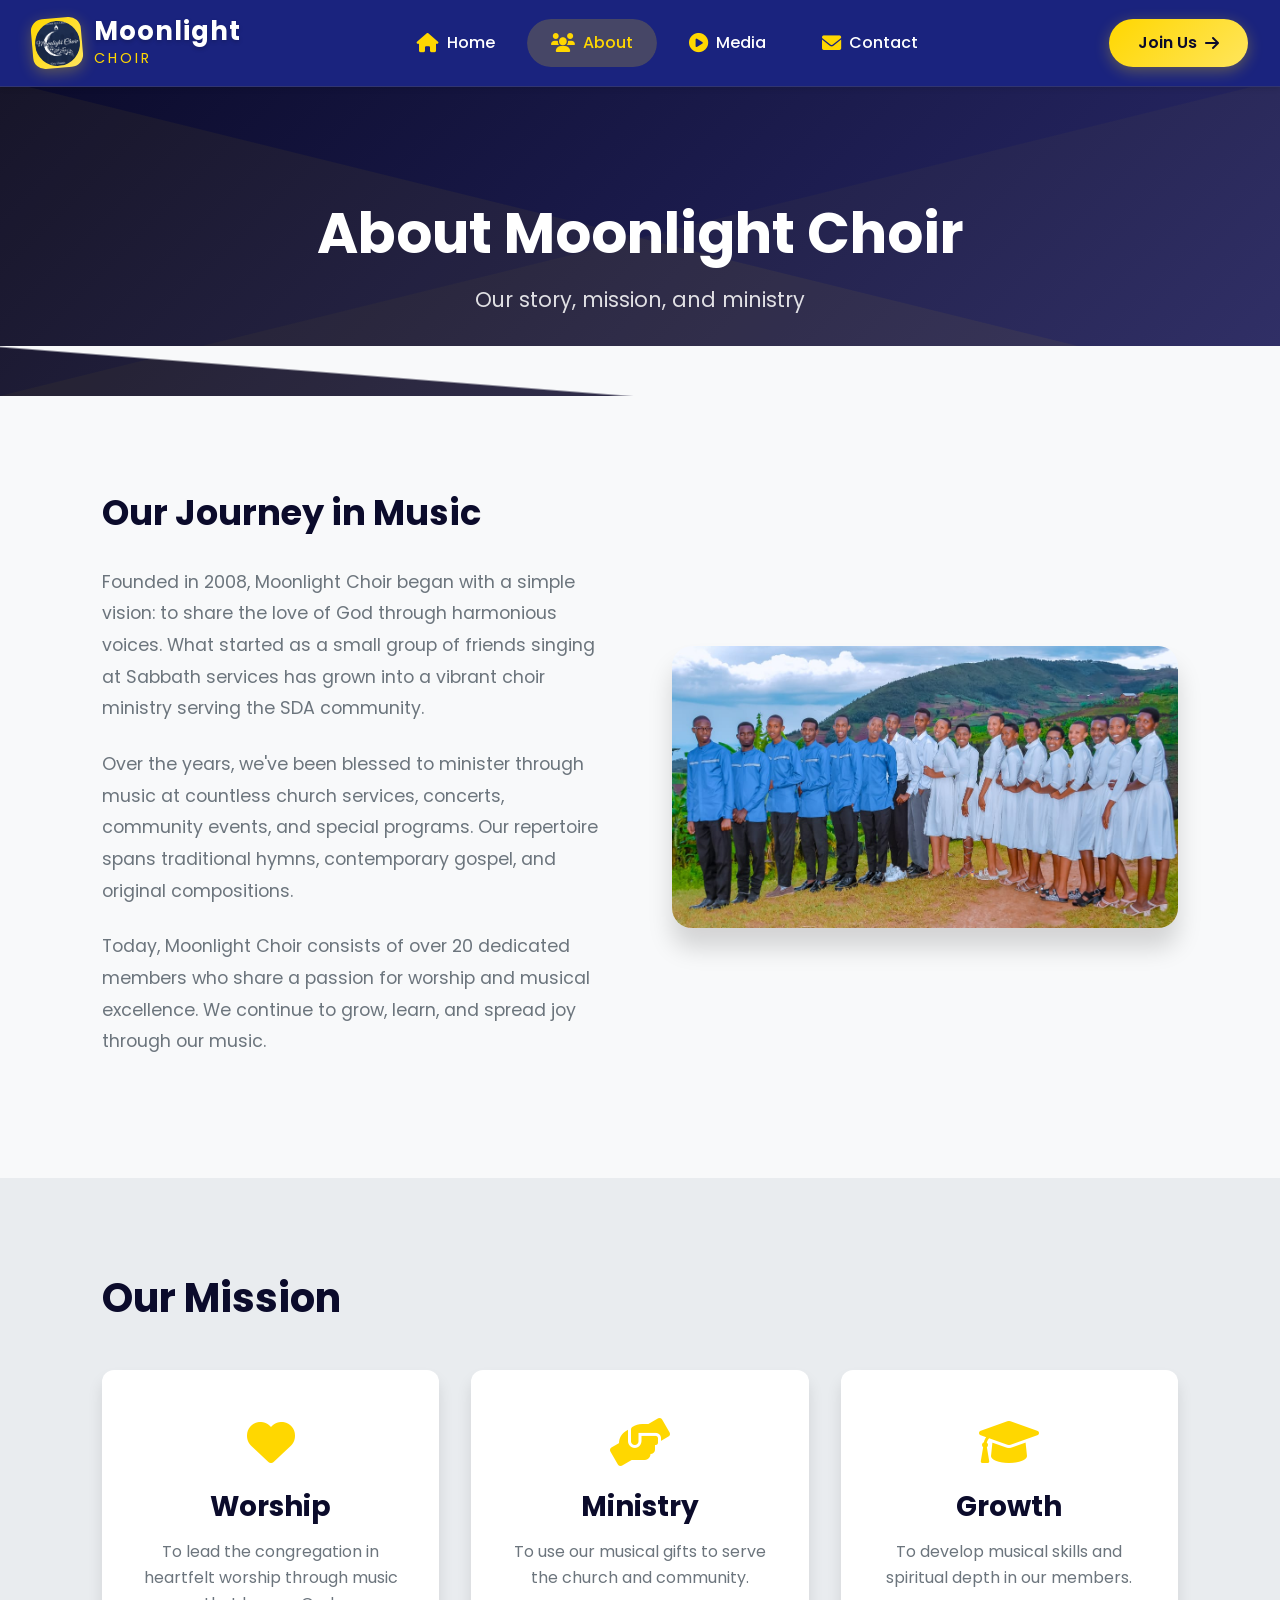
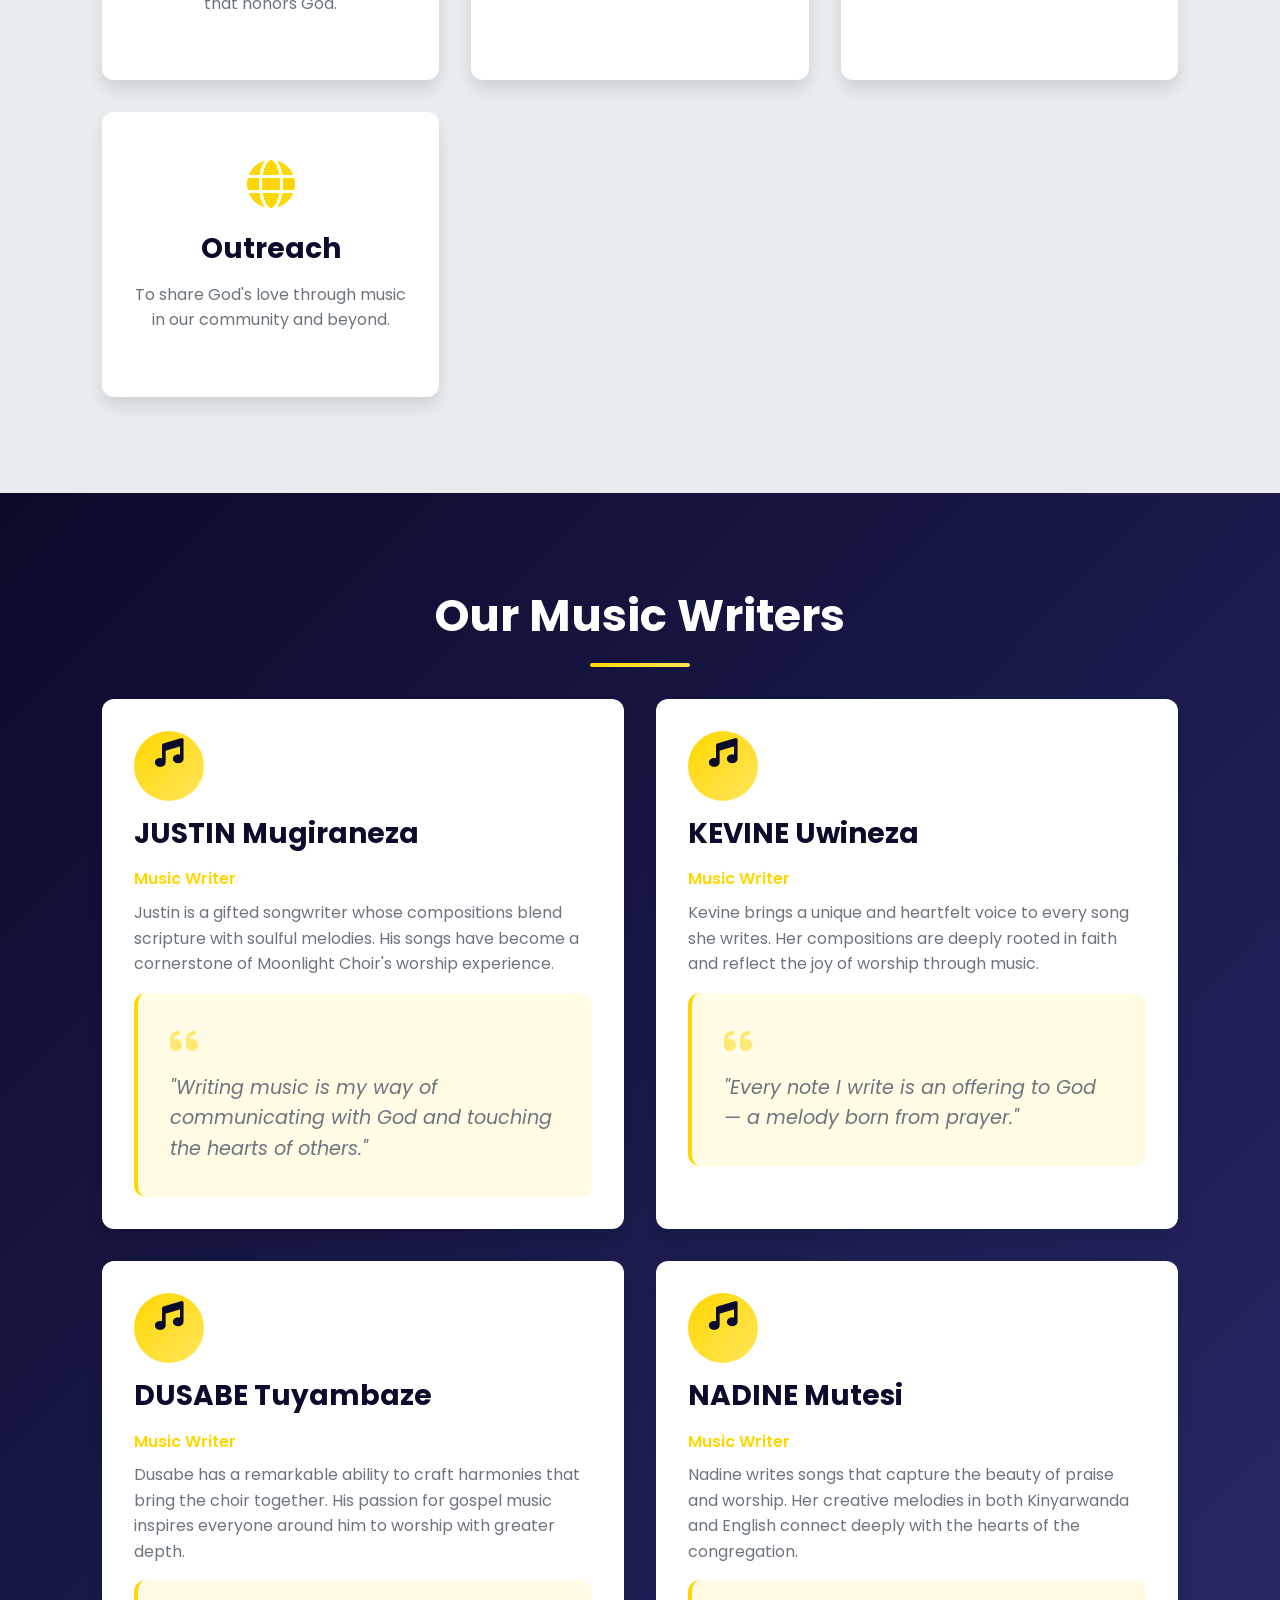
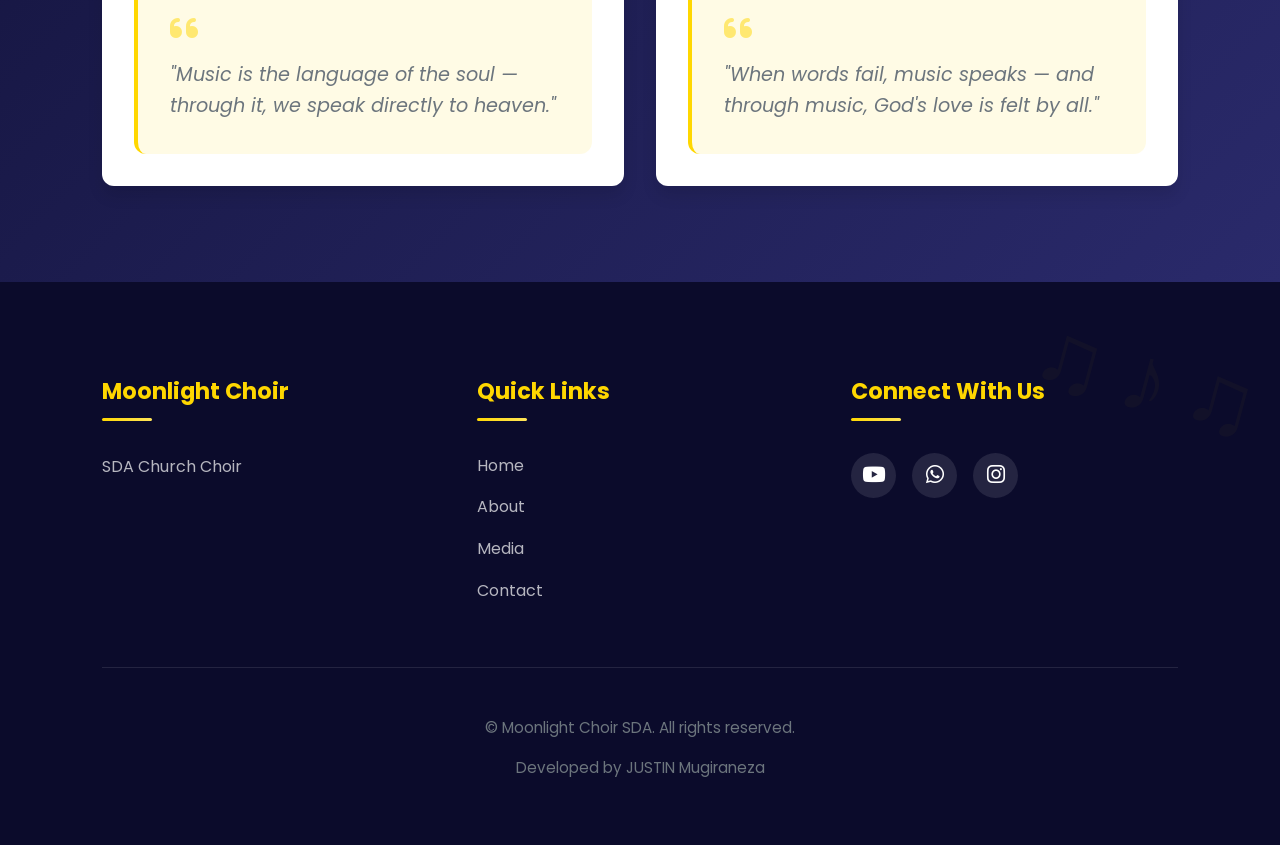
<file: about.html>
<!DOCTYPE html><html lang="en"><head><meta charset="UTF-8"><meta name="viewport" content="width=device-width, initial-scale=1.0"><title>About Us - Moonlight Choir SDA</title><link rel="icon" type="image/png" href="moonlight.png"><link rel="stylesheet" href="style.css"><link rel="stylesheet" href="https://cdnjs.cloudflare.com/ajax/libs/font-awesome/6.0.0/css/all.min.css"></head><body><nav class="navbar"><div class="nav-container"><a href="index.html" class="nav-logo"><div class="logo-icon"><img src="moonlight.png" alt="Moonlight Choir Logo" style="width:45px; height:45px; border-radius:50%; object-fit:cover;"></div><div class="logo-text"><span class="logo-main">Moonlight</span><span class="logo-sub">Choir</span></div></a><ul class="nav-menu"><li class="nav-item"><a href="index.html" class="nav-link"><i class="fas fa-home"></i><span>Home</span></a></li><li class="nav-item"><a href="about.html" class="nav-link"><i class="fas fa-users"></i><span>About</span></a></li><li class="nav-item"><a href="media.html" class="nav-link"><i class="fas fa-play-circle"></i><span>Media</span></a></li><li class="nav-item"><a href="contact.html" class="nav-link"><i class="fas fa-envelope"></i><span>Contact</span></a></li></ul><div class="nav-cta"><a href="contact.html" class="cta-button"><span>Join Us</span><i class="fas fa-arrow-right"></i></a></div><div class="hamburger"><span class="bar"></span><span class="bar"></span><span class="bar"></span></div></div></nav><section class="page-header"><div class="container"><h1>About Moonlight Choir</h1><p>Our story, mission, and ministry</p></div></section><section class="our-story"><div class="container"><div class="story-grid"><div class="story-content"><h2>Our Journey in Music</h2><p>Founded in 2008, Moonlight Choir began with a simple vision: to share the love of God through harmonious voices. What started as a small group of friends singing at Sabbath services has grown into a vibrant choir ministry serving the SDA community.</p><p>Over the years, we've been blessed to minister through music at countless church services, concerts, community events, and special programs. Our repertoire spans traditional hymns, contemporary gospel, and original compositions.</p><p>Today, Moonlight Choir consists of over 20 dedicated members who share a passion for worship and musical excellence. We continue to grow, learn, and spread joy through our music.</p></div><div class="story-image"><img src="img2.JPEG" alt="Moonlight Choir Group Photo"></div></div></div></section><section class="our-mission"><div class="container"><h2>Our Mission</h2><div class="mission-grid"><div class="mission-card"><i class="fas fa-heart"></i><h3>Worship</h3><p>To lead the congregation in heartfelt worship through music that honors God.</p></div><div class="mission-card"><i class="fas fa-hands-helping"></i><h3>Ministry</h3><p>To use our musical gifts to serve the church and community.</p></div><div class="mission-card"><i class="fas fa-graduation-cap"></i><h3>Growth</h3><p>To develop musical skills and spiritual depth in our members.</p></div><div class="mission-card"><i class="fas fa-globe"></i><h3>Outreach</h3><p>To share God's love through music in our community and beyond.</p></div></div></div></section><section class="music-director"><div class="container"><h2 class="section-title">Our Music Writers</h2><div class="grid grid-2" style="gap:2rem; margin-top:2rem;"><div class="info-box" style="text-align:left; padding:2rem;"><div style="width:70px; height:70px; background:var(--gradient-gold); border-radius:50%; display:flex; align-items:center; justify-content:center; margin-bottom:1rem;"><i class="fas fa-music" style="font-size:1.8rem; color:var(--primary-dark);"></i></div><h3>JUSTIN Mugiraneza</h3><p style="color:var(--accent-gold); font-weight:600; margin-bottom:0.5rem;">Music Writer</p><p>Justin is a gifted songwriter whose compositions blend scripture with soulful melodies. His songs have become a cornerstone of Moonlight Choir's worship experience.</p><div class="director-quote" style="margin-top:1rem;"><i class="fas fa-quote-left"></i><p>"Writing music is my way of communicating with God and touching the hearts of others."</p></div></div><div class="info-box" style="text-align:left; padding:2rem;"><div style="width:70px; height:70px; background:var(--gradient-gold); border-radius:50%; display:flex; align-items:center; justify-content:center; margin-bottom:1rem;"><i class="fas fa-music" style="font-size:1.8rem; color:var(--primary-dark);"></i></div><h3>KEVINE Uwineza</h3><p style="color:var(--accent-gold); font-weight:600; margin-bottom:0.5rem;">Music Writer</p><p>Kevine brings a unique and heartfelt voice to every song she writes. Her compositions are deeply rooted in faith and reflect the joy of worship through music.</p><div class="director-quote" style="margin-top:1rem;"><i class="fas fa-quote-left"></i><p>"Every note I write is an offering to God — a melody born from prayer."</p></div></div><div class="info-box" style="text-align:left; padding:2rem;"><div style="width:70px; height:70px; background:var(--gradient-gold); border-radius:50%; display:flex; align-items:center; justify-content:center; margin-bottom:1rem;"><i class="fas fa-music" style="font-size:1.8rem; color:var(--primary-dark);"></i></div><h3>DUSABE Tuyambaze</h3><p style="color:var(--accent-gold); font-weight:600; margin-bottom:0.5rem;">Music Writer</p><p>Dusabe has a remarkable ability to craft harmonies that bring the choir together. His passion for gospel music inspires everyone around him to worship with greater depth.</p><div class="director-quote" style="margin-top:1rem;"><i class="fas fa-quote-left"></i><p>"Music is the language of the soul — through it, we speak directly to heaven."</p></div></div><div class="info-box" style="text-align:left; padding:2rem;"><div style="width:70px; height:70px; background:var(--gradient-gold); border-radius:50%; display:flex; align-items:center; justify-content:center; margin-bottom:1rem;"><i class="fas fa-music" style="font-size:1.8rem; color:var(--primary-dark);"></i></div><h3>NADINE Mutesi</h3><p style="color:var(--accent-gold); font-weight:600; margin-bottom:0.5rem;">Music Writer</p><p>Nadine writes songs that capture the beauty of praise and worship. Her creative melodies in both Kinyarwanda and English connect deeply with the hearts of the congregation.</p><div class="director-quote" style="margin-top:1rem;"><i class="fas fa-quote-left"></i><p>"When words fail, music speaks — and through music, God's love is felt by all."</p></div></div></div></div></section><footer><div class="container"><div class="footer-content"><div class="footer-section"><h3>Moonlight Choir</h3><p>SDA Church Choir</p></div><div class="footer-section"><h3>Quick Links</h3><ul class="footer-links"><li><a href="index.html">Home</a></li><li><a href="about.html">About</a></li><li><a href="media.html">Media</a></li><li><a href="contact.html">Contact</a></li></ul></div><div class="footer-section"><h3>Connect With Us</h3><div class="social-links"><a href="https://www.youtube.com/@moonlightchoirofficial" target="_blank"><i class="fab fa-youtube"></i></a><a href="https://wa.me/250791242956" target="_blank"><i class="fab fa-whatsapp"></i></a><a href="https://www.instagram.com/moonlightchoir" target="_blank"><i class="fab fa-instagram"></i></a></div></div></div><div class="footer-bottom"><p>&copy; Moonlight Choir SDA. All rights reserved.</p><p>Developed by <a href="https://www.linkedin.com/in/mugiraneza-justin-0b2a6b1b1/" target="_blank">JUSTIN Mugiraneza</a></p></div></div></footer><script src="script.js"></script></body></html>
</file>
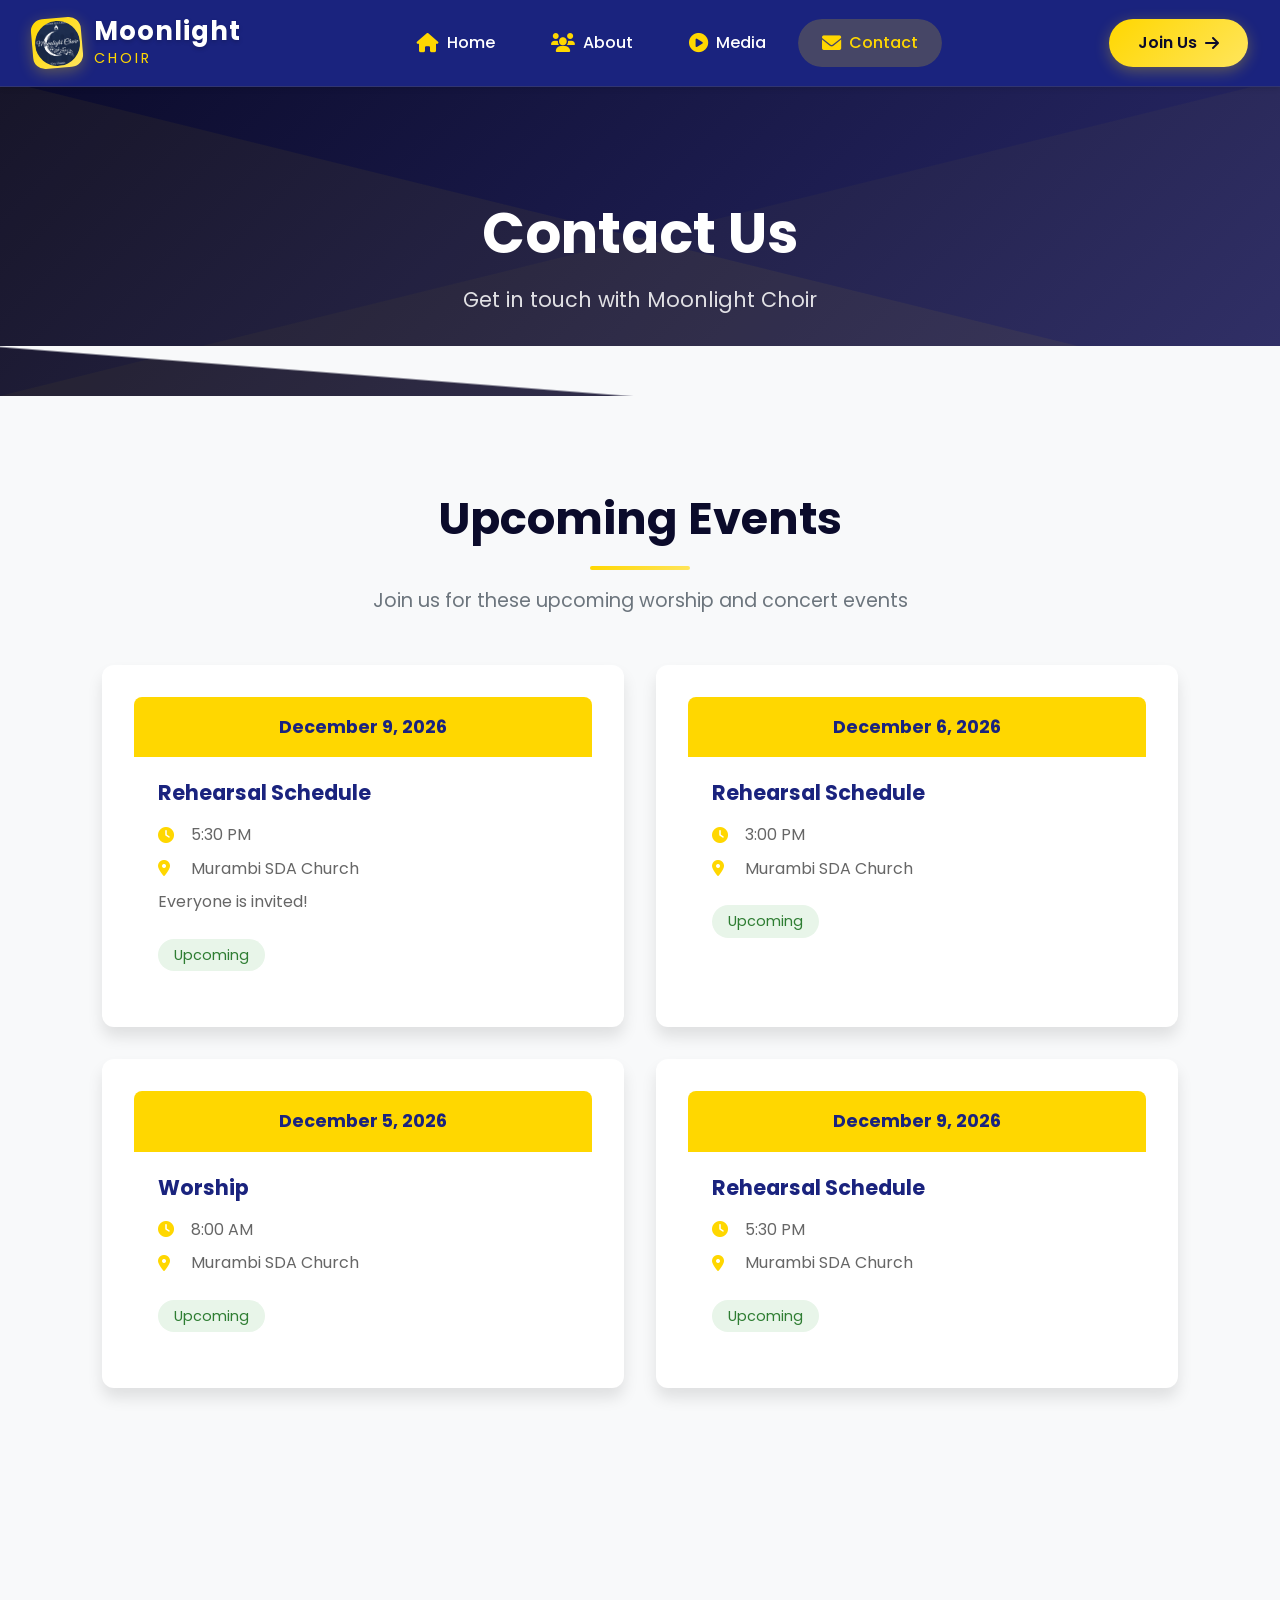
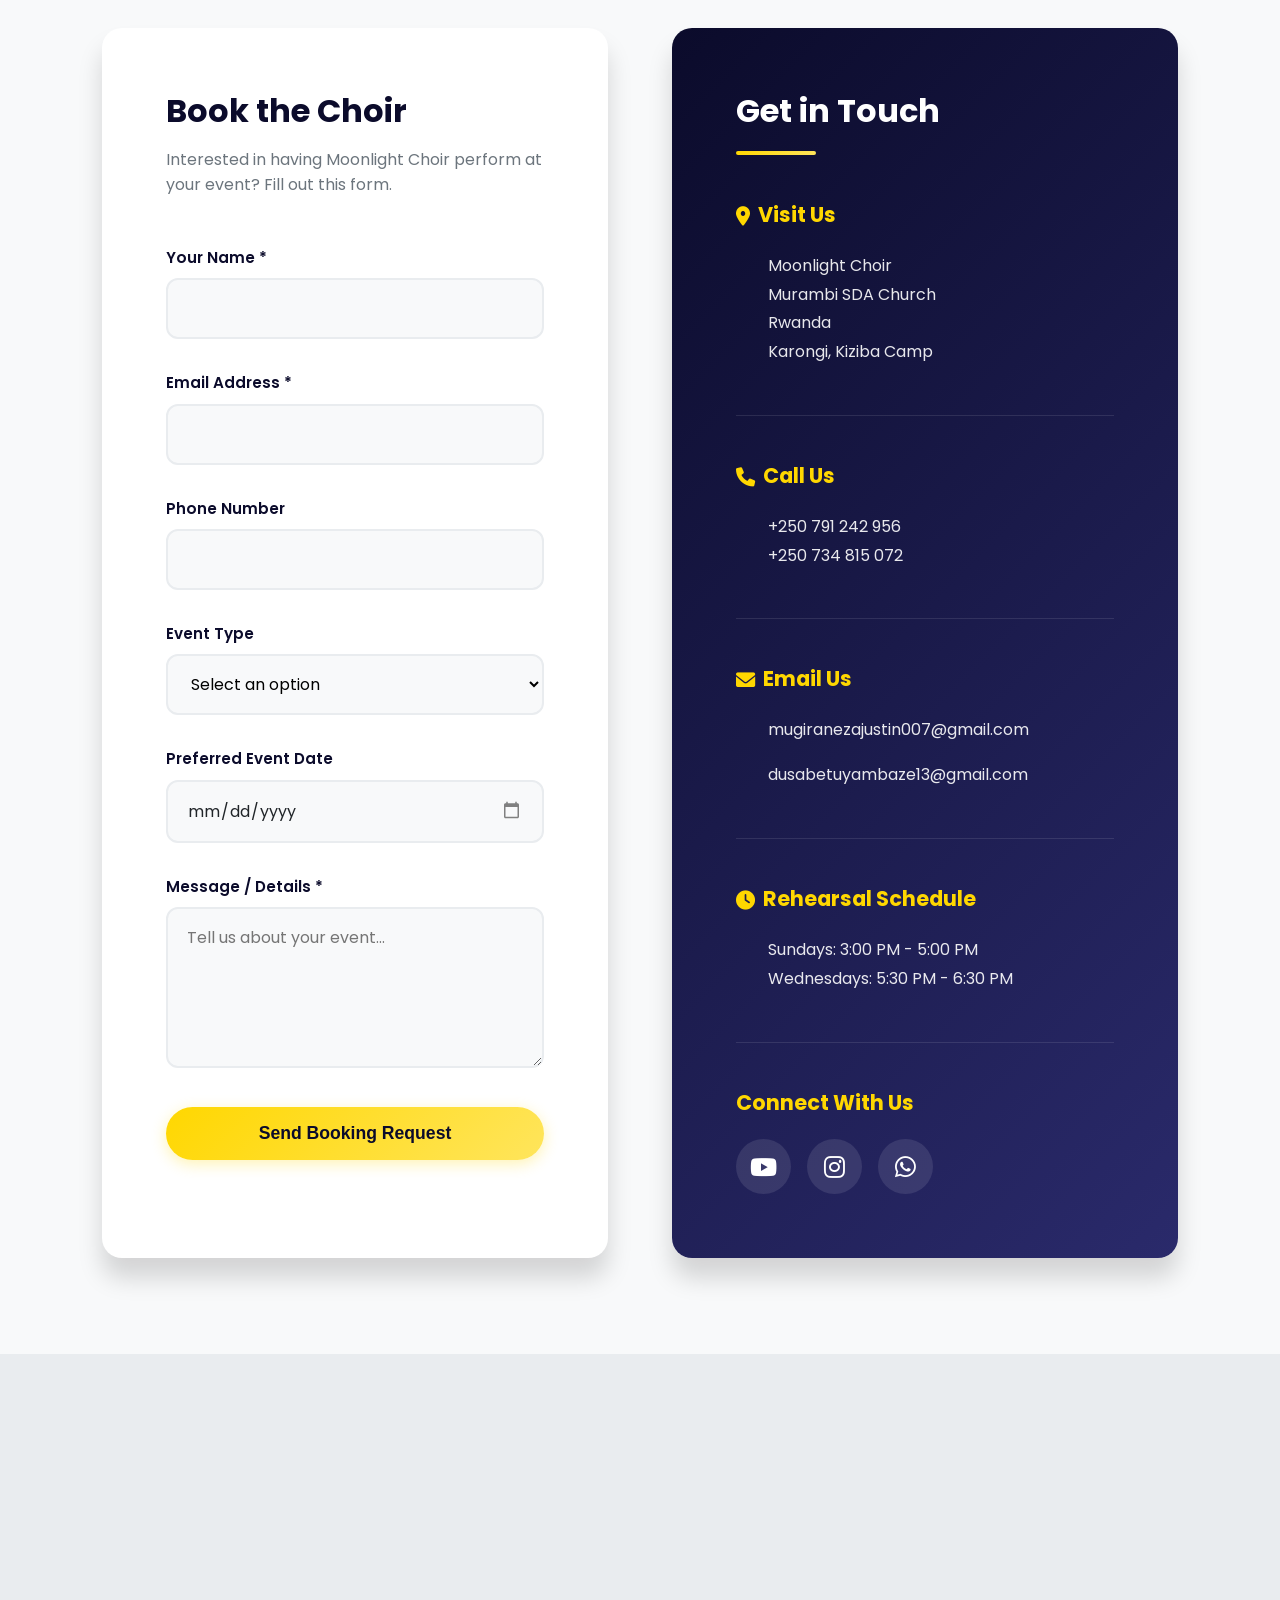
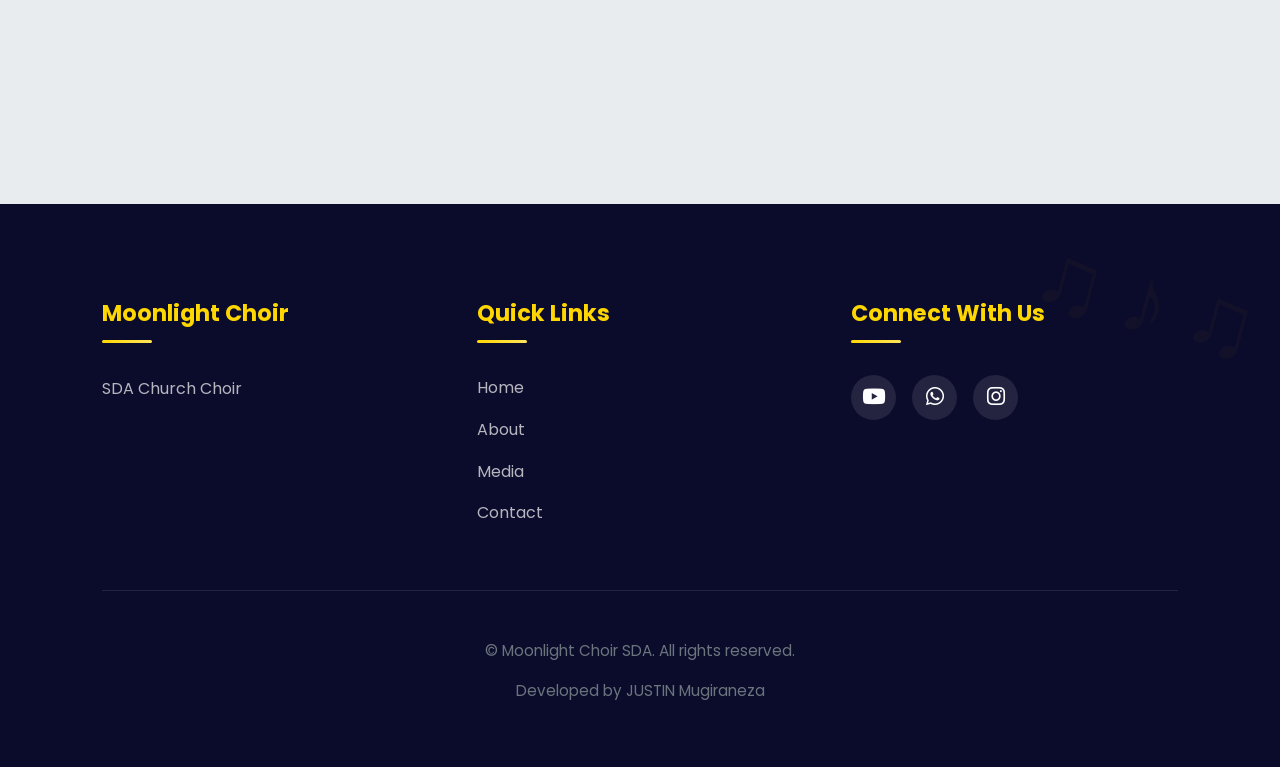
<file: contact.html>
<!DOCTYPE html><html lang="en"><head><meta charset="UTF-8"><meta name="viewport" content="width=device-width, initial-scale=1.0"><title>Contact Us - Moonlight Choir SDA</title><link rel="icon" type="image/png" href="moonlight.png"><link rel="stylesheet" href="style.css"><link rel="stylesheet" href="https://cdnjs.cloudflare.com/ajax/libs/font-awesome/6.0.0/css/all.min.css"></head><body><nav class="navbar"><div class="nav-container"><a href="index.html" class="nav-logo"><div class="logo-icon"><img src="moonlight.png" alt="Moonlight Choir Logo" style="width:45px; height:45px; border-radius:50%; object-fit:cover;"></div><div class="logo-text"><span class="logo-main">Moonlight</span><span class="logo-sub">Choir</span></div></a><ul class="nav-menu"><li class="nav-item"><a href="index.html" class="nav-link"><i class="fas fa-home"></i><span>Home</span></a></li><li class="nav-item"><a href="about.html" class="nav-link"><i class="fas fa-users"></i><span>About</span></a></li><li class="nav-item"><a href="media.html" class="nav-link"><i class="fas fa-play-circle"></i><span>Media</span></a></li><li class="nav-item"><a href="contact.html" class="nav-link"><i class="fas fa-envelope"></i><span>Contact</span></a></li></ul><div class="nav-cta"><a href="contact.html" class="cta-button"><span>Join Us</span><i class="fas fa-arrow-right"></i></a></div><div class="hamburger"><span class="bar"></span><span class="bar"></span><span class="bar"></span></div></div></nav><section class="page-header"><div class="container"><h1>Contact Us</h1><p>Get in touch with Moonlight Choir</p></div></section><section id="events" class="events-section"><div class="container"><h2 class="section-title">Upcoming Events</h2><p class="section-subtitle">Join us for these upcoming worship and concert events</p><div class="events-grid"><div class="event-card"><div class="event-date-badge" id="date-rehearsal-1">Loading...</div><div class="event-details"><h3>Rehearsal Schedule</h3><p><i class="fas fa-clock"></i> 5:30 PM</p><p><i class="fas fa-map-marker-alt"></i> Murambi SDA Church</p><p>Everyone is invited!</p><span class="event-status">Upcoming</span></div></div><div class="event-card"><div class="event-date-badge" id="date-rehearsal-2">Loading...</div><div class="event-details"><h3>Rehearsal Schedule</h3><p><i class="fas fa-clock"></i> 3:00 PM</p><p><i class="fas fa-map-marker-alt"></i> Murambi SDA Church</p><span class="event-status">Upcoming</span></div></div><div class="event-card"><div class="event-date-badge" id="date-worship">Loading...</div><div class="event-details"><h3>Worship</h3><p><i class="fas fa-clock"></i> 8:00 AM</p><p><i class="fas fa-map-marker-alt"></i> Murambi SDA Church</p><span class="event-status">Upcoming</span></div></div><div class="event-card"><div class="event-date-badge" id="date-rehearsal-3">Loading...</div><div class="event-details"><h3>Rehearsal Schedule</h3><p><i class="fas fa-clock"></i> 5:30 PM</p><p><i class="fas fa-map-marker-alt"></i> Murambi SDA Church</p><span class="event-status">Upcoming</span></div></div></div></div></section><section class="contact-section"><div class="container"><div class="contact-grid"><div class="contact-form-wrapper"><h2>Book the Choir</h2><p>Interested in having Moonlight Choir perform at your event? Fill out this form.</p><form id="contactForm" class="contact-form" action="https://formspree.io/f/xlgpdpeb" method="POST"><div class="form-group"><label for="name">Your Name *</label><input type="text" id="name" name="name" required></div><div class="form-group"><label for="email">Email Address *</label><input type="email" id="email" name="email" required></div><div class="form-group"><label for="phone">Phone Number</label><input type="tel" id="phone" name="phone"></div><div class="form-group"><label for="event-type">Event Type</label><select id="event-type" name="event-type"><option value="">Select an option</option><option value="church">Church Service</option><option value="concert">Concert</option><option value="wedding">Wedding</option><option value="special">Special Event</option><option value="other">Other</option></select></div><div class="form-group"><label for="event-date">Preferred Event Date</label><input type="date" id="event-date" name="event-date"></div><div class="form-group"><label for="message">Message / Details *</label><textarea id="message" name="message" rows="5" required placeholder="Tell us about your event..."></textarea></div><div id="error-msg" style="display:none; color:red; margin-bottom:10px; font-weight:bold; padding:10px; background:#ffe6e6; border-radius:8px;">⚠️ Please fill in all required fields!</div><div id="success-msg" style="display:none; color:green; margin-bottom:10px; font-weight:bold; padding:10px; background:#e6ffed; border-radius:8px;">✅ Thanks for your message! We will get back to you soon.</div><button type="submit" class="btn btn-full">Send Booking Request</button></form><script>const form=document.getElementById('contactForm');form.addEventListener('submit',async function(e){e.preventDefault();const name=document.getElementById('name').value.trim();const email=document.getElementById('email').value.trim();const message=document.getElementById('message').value.trim();const errorMsg=document.getElementById('error-msg');const successMsg=document.getElementById('success-msg');if(!name||!email||!message){errorMsg.style.display='block';successMsg.style.display='none';return;}errorMsg.style.display='none';const response=await fetch(form.action,{method:'POST',body:new FormData(form),headers:{'Accept':'application/json'}});if(response.ok){successMsg.style.display='block';form.reset();}});</script></div><div class="contact-info-wrapper"><h2>Get in Touch</h2><div class="info-card"><h3><i class="fas fa-map-marker-alt"></i> Visit Us</h3><p>Moonlight Choir<br>Murambi SDA Church<br>Rwanda<br>Karongi, Kiziba Camp</p></div><div class="info-card"><h3><i class="fas fa-phone"></i> Call Us</h3><p>+250 791 242 956<br>+250 734 815 072</p></div><div class="info-card"><h3><i class="fas fa-envelope"></i> Email Us</h3><p><a href="https://mail.google.com/mail/?view=cm&to=mugiranezajustin007@gmail.com" target="_blank">mugiranezajustin007@gmail.com</a></p><p><a href="https://mail.google.com/mail/?view=cm&to=dusabetuyambaze13@gmail.com" target="_blank">dusabetuyambaze13@gmail.com</a></p></div><div class="info-card"><h3><i class="fas fa-clock"></i> Rehearsal Schedule</h3><p>Sundays: 3:00 PM - 5:00 PM<br>Wednesdays: 5:30 PM - 6:30 PM</p></div><div class="social-connect"><h3>Connect With Us</h3><div class="social-links"><a href="https://youtu.be/qI8ffM8Tdsg?si=8POysoQo5Hi471JH" target="_blank" class="social-icon"><i class="fab fa-youtube"></i></a><a href="https://www.instagram.com/moonlightchoir" target="_blank" class="social-icon"><i class="fab fa-instagram"></i></a><a href="https://wa.me/250791242956" target="_blank" class="social-icon"><i class="fab fa-whatsapp"></i></a></div></div></div></div></div></section><section class="map-section"><div class="container"><div class="map-container"><iframe src="https://www.google.com/maps/embed?pb=!1m18!1m12!1m3!1d3987.0537188513144!2d29.347154973674623!3d-2.13305679784793!2m3!1f0!2f0!3f0!3m2!1i1024!2i768!4f13.1!3m3!1m2!1s0x19dd2bcd15af2c71%3A0x6d7278f93e957e39!2sKiziba%20Refugee%20Camp%20cedro!5e0!3m2!1sen!2sus!4v1772987585342!5m2!1sen!2sus" width="100%" height="400" style="border:0;" allowfullscreen="" loading="lazy" referrerpolicy="no-referrer-when-downgrade"></iframe></div></div></section><footer><div class="container"><div class="footer-content"><div class="footer-section"><h3>Moonlight Choir</h3><p>SDA Church Choir</p></div><div class="footer-section"><h3>Quick Links</h3><ul class="footer-links"><li><a href="index.html">Home</a></li><li><a href="about.html">About</a></li><li><a href="media.html">Media</a></li><li><a href="contact.html">Contact</a></li></ul></div><div class="footer-section"><h3>Connect With Us</h3><div class="social-links"><a href="https://www.youtube.com/@moonlightchoirofficial" target="_blank"><i class="fab fa-youtube"></i></a><a href="https://wa.me/250791242956" target="_blank"><i class="fab fa-whatsapp"></i></a><a href="https://www.instagram.com/moonlightchoir" target="_blank"><i class="fab fa-instagram"></i></a></div></div></div><div class="footer-bottom"><p>&copy; Moonlight Choir SDA. All rights reserved.</p><p>Developed by <a href="https://www.linkedin.com/in/mugiraneza-justin-0b2a6b1b1/" target="_blank">JUSTIN Mugiraneza</a></p></div></div></footer><script src="script.js"></script></body></html>
</file>
<file: style.css>
/* ============================================
   MOONLIGHT CHOIR - COMPLETE MASTER STYLESHEET
   All-in-One Powerful Design System
   ============================================ */

/* ----- Google Fonts Import ----- */
@import url('https://fonts.googleapis.com/css2?family=Poppins:wght@300;400;500;600;700;800&family=Montserrat:wght@300;400;500;600;700&display=swap');

/* ============================================
   CSS VARIABLES (Color Scheme)
   ============================================ */
:root {
    /* Primary Colors - Deep Blue/Purple Theme */
    --primary-dark: #0B0B2B;
    --primary-deep: #1A1A4B;
    --primary: #2A2A6B;
    --primary-light: #3A3A8B;
    --primary-soft: #4A4AAB;
    
    /* Accent Colors - Gold Theme */
    --accent-gold: #FFD700;
    --accent-gold-light: #FFE55C;
    --accent-gold-dark: #CCB100;
    --accent-gold-soft: #FFF0B5;
    
    /* Neutral Colors */
    --white: #FFFFFF;
    --off-white: #F8F9FA;
    --light-gray: #E9ECEF;
    --medium-gray: #CED4DA;
    --dark-gray: #6C757D;
    --near-black: #212529;
    --black: #000000;
    
    /* Gradients */
    --gradient-primary: linear-gradient(135deg, var(--primary-dark), var(--primary));
    --gradient-primary-reverse: linear-gradient(135deg, var(--primary), var(--primary-dark));
    --gradient-gold: linear-gradient(135deg, var(--accent-gold), var(--accent-gold-light));
    --gradient-gold-dark: linear-gradient(135deg, var(--accent-gold-dark), var(--accent-gold));
    --gradient-dark: linear-gradient(135deg, #000000, var(--primary-dark));
    --gradient-mixed: linear-gradient(135deg, var(--primary-dark), var(--accent-gold-dark));
    
    /* Shadows */
    --shadow-sm: 0 2px 4px rgba(0,0,0,0.1);
    --shadow-md: 0 4px 6px rgba(0,0,0,0.1);
    --shadow-lg: 0 10px 15px rgba(0,0,0,0.1);
    --shadow-xl: 0 20px 25px rgba(0,0,0,0.15);
    --shadow-2xl: 0 25px 50px rgba(0,0,0,0.2);
    --shadow-gold: 0 4px 15px rgba(255, 215, 0, 0.3);
    --shadow-gold-lg: 0 10px 25px rgba(255, 215, 0, 0.4);
    --shadow-inner: inset 0 2px 4px rgba(0,0,0,0.05);
    
    /* Typography */
    --font-primary: 'Poppins', -apple-system, BlinkMacSystemFont, 'Segoe UI', sans-serif;
    --font-secondary: 'Montserrat', -apple-system, BlinkMacSystemFont, 'Segoe UI', sans-serif;
    
    /* Spacing */
    --space-xs: 0.5rem;
    --space-sm: 1rem;
    --space-md: 1.5rem;
    --space-lg: 2rem;
    --space-xl: 3rem;
    --space-2xl: 4rem;
    --space-3xl: 6rem;
    
    /* Transitions */
    --transition-fast: 0.2s ease;
    --transition-normal: 0.3s ease;
    --transition-slow: 0.5s ease;
    --transition-bounce: 0.5s cubic-bezier(0.68, -0.55, 0.265, 1.55);
    
    /* Border Radius */
    --radius-sm: 4px;
    --radius-md: 8px;
    --radius-lg: 12px;
    --radius-xl: 20px;
    --radius-full: 9999px;
}

/* ============================================
   RESET & BASE STYLES
   ============================================ */
* {
    margin: 0;
    padding: 0;
    box-sizing: border-box;
}

*::before,
*::after {
    box-sizing: border-box;
}

html {
    scroll-behavior: smooth;
    overflow-x: hidden;
}

body {
    font-family: var(--font-primary);
    color: var(--near-black);
    line-height: 1.6;
    overflow-x: hidden;
    background: var(--off-white);
    min-height: 100vh;
}

/* ============================================
   TYPOGRAPHY
   ============================================ */
h1, h2, h3, h4, h5, h6 {
    font-family: var(--font-primary);
    font-weight: 700;
    line-height: 1.2;
    color: var(--primary-dark);
}

h1 { font-size: 3.5rem; }
h2 { font-size: 2.5rem; }
h3 { font-size: 1.75rem; }
h4 { font-size: 1.5rem; }
h5 { font-size: 1.25rem; }
h6 { font-size: 1rem; }

p {
    margin-bottom: 1rem;
    color: var(--dark-gray);
}

a {
    text-decoration: none;
    color: inherit;
}

/* ============================================
   CONTAINER & LAYOUT
   ============================================ */
.container {
    max-width: 1280px;
    margin: 0 auto;
    padding: 0 var(--space-lg);
    width: 100%;
}

.container-fluid {
    width: 100%;
    padding: 0 var(--space-lg);
}

/* Grid System */
.grid {
    display: grid;
    gap: var(--space-lg);
}

.grid-2 { grid-template-columns: repeat(2, 1fr); }
.grid-3 { grid-template-columns: repeat(3, 1fr); }
.grid-4 { grid-template-columns: repeat(4, 1fr); }

/* ============================================
   POWERFUL NAVIGATION BAR
   ============================================ */
.navbar {
    position: fixed;
    top: 0;
    left: 0;
    width: 100%;
    background: rgba(11, 11, 43, 0.95);
    backdrop-filter: blur(10px);
    -webkit-backdrop-filter: blur(10px);
    border-bottom: 1px solid rgba(255, 215, 0, 0.1);
    z-index: 1000;
    transition: all var(--transition-normal);
}

.navbar.scrolled {
    background: rgba(11, 11, 43, 0.98);
    box-shadow: var(--shadow-xl);
    border-bottom: 1px solid rgba(255, 215, 0, 0.2);
}

.nav-container {
    max-width: 1400px;
    margin: 0 auto;
    padding: 1rem 2rem;
    display: flex;
    justify-content: space-between;
    align-items: center;
}

/* Logo Styling */
.nav-logo {
    display: flex;
    align-items: center;
    gap: 0.75rem;
    text-decoration: none;
    position: relative;
    z-index: 100;
}

.logo-icon {
    width: 50px;
    height: 50px;
    background: var(--gradient-gold);
    border-radius: var(--radius-lg);
    display: flex;
    align-items: center;
    justify-content: center;
    transform: rotate(-5deg);
    transition: all var(--transition-bounce);
    box-shadow: var(--shadow-gold);
}

.nav-logo:hover .logo-icon {
    transform: rotate(0deg) scale(1.1);
    box-shadow: var(--shadow-gold-lg);
}

.logo-icon i {
    font-size: 2rem;
    color: var(--primary-dark);
    filter: drop-shadow(0 2px 2px rgba(0,0,0,0.2));
}

.logo-text {
    display: flex;
    flex-direction: column;
}

.logo-main {
    font-size: 1.6rem;
    font-weight: 700;
    color: var(--white);
    line-height: 1.2;
    letter-spacing: 1px;
    text-shadow: 0 2px 4px rgba(0,0,0,0.2);
}

.logo-sub {
    font-size: 0.9rem;
    font-weight: 400;
    color: var(--accent-gold);
    letter-spacing: 3px;
    text-transform: uppercase;
}

/* Navigation Menu */
.nav-menu {
    display: flex;
    gap: 0.5rem;
    list-style: none;
    margin: 0;
    padding: 0;
}

.nav-item {
    position: relative;
}

.nav-link {
    display: flex;
    align-items: center;
    gap: 0.5rem;
    padding: 0.7rem 1.5rem;
    color: var(--white);
    text-decoration: none;
    font-weight: 500;
    border-radius: var(--radius-full);
    transition: all var(--transition-normal);
    position: relative;
    overflow: hidden;
}

.nav-link::before {
    content: '';
    position: absolute;
    top: 50%;
    left: 50%;
    transform: translate(-50%, -50%) scale(0);
    width: 100%;
    height: 100%;
    background: rgba(255, 215, 0, 0.1);
    border-radius: var(--radius-full);
    transition: transform var(--transition-normal);
    z-index: -1;
}

.nav-link:hover::before,
.nav-link.active::before {
    transform: translate(-50%, -50%) scale(1);
}

.nav-link i {
    font-size: 1.2rem;
    color: var(--accent-gold);
    transition: all var(--transition-normal);
}

.nav-link span {
    position: relative;
}

.nav-link:hover {
    color: var(--accent-gold);
    transform: translateY(-2px);
}

.nav-link:hover i {
    transform: scale(1.1) rotate(5deg);
    color: var(--accent-gold-light);
}

.nav-link.active {
    color: var(--accent-gold);
    background: rgba(255, 215, 0, 0.1);
}

/* Active indicator line */
.nav-item::after {
    content: '';
    position: absolute;
    bottom: -5px;
    left: 50%;
    transform: translateX(-50%) scaleX(0);
    width: 30px;
    height: 3px;
    background: var(--gradient-gold);
    border-radius: var(--radius-sm);
    transition: transform var(--transition-normal);
}

.nav-item:hover::after,
.nav-item.active::after {
    transform: translateX(-50%) scaleX(1);
}

/* CTA Button */
.nav-cta {
    margin-left: 1rem;
}

.cta-button {
    display: flex;
    align-items: center;
    gap: 0.5rem;
    padding: 0.7rem 1.8rem;
    background: var(--gradient-gold);
    color: var(--primary-dark);
    text-decoration: none;
    font-weight: 600;
    border-radius: var(--radius-full);
    transition: all var(--transition-bounce);
    box-shadow: var(--shadow-gold);
    position: relative;
    overflow: hidden;
}

.cta-button::before {
    content: '';
    position: absolute;
    top: 0;
    left: -100%;
    width: 100%;
    height: 100%;
    background: linear-gradient(90deg, transparent, rgba(255,255,255,0.2), transparent);
    transition: left 0.5s ease;
}

.cta-button:hover::before {
    left: 100%;
}

.cta-button:hover {
    transform: translateY(-3px) scale(1.05);
    box-shadow: var(--shadow-gold-lg);
}

.cta-button i {
    transition: transform var(--transition-normal);
}

.cta-button:hover i {
    transform: translateX(5px);
}

/* Hamburger Menu (Mobile) */
.hamburger {
    display: none;
    flex-direction: column;
    cursor: pointer;
    z-index: 100;
    padding: 0.5rem;
}

.bar {
    width: 28px;
    height: 3px;
    background: var(--accent-gold);
    margin: 3px 0;
    border-radius: var(--radius-sm);
    transition: all var(--transition-normal);
}

.hamburger.active .bar:nth-child(1) {
    transform: rotate(45deg) translate(5px, 5px);
}

.hamburger.active .bar:nth-child(2) {
    opacity: 0;
    transform: translateX(-10px);
}

.hamburger.active .bar:nth-child(3) {
    transform: rotate(-45deg) translate(7px, -6px);
}

/* ============================================
   HERO SECTION
   ============================================ */
.hero {
    height: 100vh;
    min-height: 700px;
    background: linear-gradient(rgba(11, 11, 43, 0.8), rgba(11, 11, 43, 0.9)), 
                url('images/choir-hero.jpg') center/cover no-repeat fixed;
    display: flex;
    align-items: center;
    justify-content: center;
    text-align: center;
    color: var(--white);
    margin-top: 0;
    position: relative;
    overflow: hidden;
}

.hero::before {
    content: '';
    position: absolute;
    top: 0;
    left: 0;
    width: 100%;
    height: 100%;
    background: radial-gradient(circle at center, transparent 0%, rgba(0,0,0,0.6) 100%);
    pointer-events: none;
}

.hero::after {
    content: '♫ ♪ ♫';
    position: absolute;
    bottom: 20px;
    right: 20px;
    font-size: 4rem;
    color: rgba(255, 215, 0, 0.1);
    font-weight: 800;
    transform: rotate(-15deg);
    pointer-events: none;
}

.hero-content {
    max-width: 900px;
    padding: var(--space-xl);
    position: relative;
    z-index: 2;
    animation: fadeInUp 1s ease;
}

.hero-content h1 {
    font-size: 5rem;
    font-weight: 800;
    margin-bottom: 1.5rem;
    line-height: 1.2;
    text-shadow: 2px 2px 4px rgba(0,0,0,0.3);
    color: var(--white);
}

.hero-content h1 span {
    color: var(--accent-gold);
    display: block;
    font-size: 3rem;
    font-weight: 300;
    letter-spacing: 6px;
    text-transform: uppercase;
}

.hero-content p {
    font-size: 1.4rem;
    margin-bottom: 2.5rem;
    opacity: 0.95;
    max-width: 700px;
    margin-left: auto;
    margin-right: auto;
    color: rgba(255,255,255,0.9);
}

/* ============================================
   BUTTON STYLES
   ============================================ */
.btn {
    display: inline-flex;
    align-items: center;
    gap: 0.8rem;
    padding: 1rem 3rem;
    background: var(--gradient-gold);
    color: var(--primary-dark);
    text-decoration: none;
    font-weight: 600;
    font-size: 1.1rem;
    border-radius: var(--radius-full);
    border: none;
    cursor: pointer;
    transition: all var(--transition-bounce);
    box-shadow: var(--shadow-gold);
    position: relative;
    overflow: hidden;
    z-index: 1;
}

.btn::before {
    content: '';
    position: absolute;
    top: 50%;
    left: 50%;
    transform: translate(-50%, -50%) scale(0);
    width: 100%;
    height: 100%;
    background: rgba(255,255,255,0.3);
    border-radius: var(--radius-full);
    transition: transform 0.5s ease;
    z-index: -1;
}

.btn:hover::before {
    transform: translate(-50%, -50%) scale(2);
}

.btn:hover {
    transform: translateY(-3px) scale(1.05);
    box-shadow: var(--shadow-gold-lg);
}

.btn:active {
    transform: translateY(0) scale(1);
}

.btn-secondary {
    background: transparent;
    border: 2px solid var(--accent-gold);
    color: var(--accent-gold);
    box-shadow: none;
}

.btn-secondary:hover {
    background: var(--accent-gold);
    color: var(--primary-dark);
    box-shadow: var(--shadow-gold);
}

.btn-full {
    width: 100%;
    justify-content: center;
}

/* ============================================
   PAGE HEADER
   ============================================ */
.page-header {
    margin-top: 80px;
    padding: 120px 0 80px;
    background: var(--gradient-primary);
    color: var(--white);
    text-align: center;
    position: relative;
    overflow: hidden;
}

.page-header::before {
    content: '';
    position: absolute;
    top: 0;
    left: 0;
    width: 100%;
    height: 100%;
    background: url('data:image/svg+xml,<svg xmlns="http://www.w3.org/2000/svg" viewBox="0 0 100 100" preserveAspectRatio="none"><path d="M0,0 L100,100 L0,100 Z" fill="rgba(255,215,0,0.05)"/><path d="M100,0 L0,100 L100,100 Z" fill="rgba(255,215,0,0.03)"/></svg>');
    background-size: cover;
    pointer-events: none;
}

.page-header::after {
    content: '';
    position: absolute;
    bottom: -50px;
    left: 0;
    width: 100%;
    height: 100px;
    background: linear-gradient(to top right, transparent 49%, var(--off-white) 50%);
    pointer-events: none;
}

.page-header h1 {
    font-size: 3.5rem;
    margin-bottom: 1rem;
    position: relative;
    z-index: 2;
    color: var(--white);
}

.page-header p {
    font-size: 1.3rem;
    opacity: 0.95;
    position: relative;
    z-index: 2;
    color: rgba(255,255,255,0.9);
    max-width: 600px;
    margin: 0 auto;
}

/* ============================================
   SECTION STYLES
   ============================================ */
section {
    position: relative;
}

.section-title {
    font-size: 2.8rem;
    color: var(--primary-dark);
    text-align: center;
    margin-bottom: 1rem;
    position: relative;
    padding-bottom: 1.5rem;
}

.section-title::after {
    content: '';
    position: absolute;
    bottom: 0;
    left: 50%;
    transform: translateX(-50%);
    width: 100px;
    height: 4px;
    background: var(--gradient-gold);
    border-radius: var(--radius-sm);
}

.section-subtitle {
    text-align: center;
    color: var(--dark-gray);
    margin-bottom: 3rem;
    font-size: 1.2rem;
    max-width: 700px;
    margin-left: auto;
    margin-right: auto;
}

/* Section spacing */
.upcoming,
.featured-video,
.quick-info,
.our-story,
.our-mission,
.music-director,
.contact-section,
.events-section,
.video-gallery,
.audio-recordings,
.photo-gallery,
.login-section,
.map-section {
    padding: var(--space-3xl) 0;
}

/* Alternating backgrounds */
.upcoming,
.our-mission,
.audio-recordings,
.map-section {
    background-color: var(--light-gray);
    position: relative;
}

/* ============================================
   CARD STYLES
   ============================================ */
.event-card,
.mission-card,
.info-box,
.media-item,
.audio-card,
.photo-item {
    background: var(--white);
    border-radius: var(--radius-lg);
    overflow: hidden;
    box-shadow: var(--shadow-lg);
    transition: all var(--transition-normal);
    position: relative;
    height: 100%;
}

.event-card:hover,
.mission-card:hover,
.info-box:hover,
.media-item:hover,
.audio-card:hover,
.photo-item:hover {
    transform: translateY(-10px);
    box-shadow: var(--shadow-xl);
}

.event-card::before,
.mission-card::before,
.info-box::before,
.media-item::before,
.audio-card::before {
    content: '';
    position: absolute;
    top: 0;
    left: 0;
    width: 100%;
    height: 4px;
    background: var(--gradient-gold);
    transform: scaleX(0);
    transition: transform var(--transition-normal);
    transform-origin: left;
}

.event-card:hover::before,
.mission-card:hover::before,
.info-box:hover::before,
.media-item:hover::before,
.audio-card:hover::before {
    transform: scaleX(1);
}

/* Event Cards */
.event-preview {
    display: grid;
    grid-template-columns: repeat(auto-fit, minmax(320px, 1fr));
    gap: var(--space-lg);
    margin-bottom: var(--space-lg);
}

.event-card {
    padding: var(--space-lg);
}

.event-card h3 {
    color: var(--primary-dark);
    margin-bottom: var(--space-sm);
    font-size: 1.4rem;
}

.event-card p {
    margin-bottom: 0.5rem;
    display: flex;
    align-items: center;
    gap: 0.5rem;
}

.event-card i {
    color: var(--accent-gold);
    width: 20px;
}

.event-date {
    font-weight: 600;
    color: var(--accent-gold-dark);
}

.event-status {
    display: inline-block;
    padding: 0.3rem 1rem;
    background: #e8f5e9;
    color: #2e7d32;
    border-radius: var(--radius-full);
    font-size: 0.9rem;
    margin-top: 1rem;
    text-transform: capitalize;
}

/* Events Grid (Contact Page) */
.events-grid {
    display: grid;
    grid-template-columns: repeat(auto-fit, minmax(350px, 1fr));
    gap: var(--space-lg);
    margin-top: var(--space-xl);
}

.event-date-badge {
    background: var(--gradient-gold);
    color: var(--primary-dark);
    padding: var(--space-md);
    text-align: center;
    font-weight: 700;
    font-size: 1.2rem;
}

.event-details {
    padding: var(--space-lg);
}

.event-details h3 {
    color: var(--primary-dark);
    margin-bottom: var(--space-sm);
    font-size: 1.3rem;
}

.event-details p {
    margin-bottom: 0.5rem;
    color: var(--dark-gray);
    display: flex;
    align-items: center;
    gap: 0.5rem;
}

.event-details i {
    color: var(--accent-gold);
    width: 25px;
}

/* Mission Cards */
.mission-grid {
    display: grid;
    grid-template-columns: repeat(auto-fit, minmax(250px, 1fr));
    gap: var(--space-lg);
    margin-top: var(--space-xl);
}

.mission-card {
    text-align: center;
    padding: var(--space-xl) var(--space-lg);
}

.mission-card i {
    font-size: 3rem;
    color: var(--accent-gold);
    margin-bottom: var(--space-md);
    transition: all var(--transition-normal);
}

.mission-card:hover i {
    transform: scale(1.2) rotate(360deg);
}

.mission-card h3 {
    color: var(--primary-dark);
    margin-bottom: var(--space-sm);
}

/* Info Boxes (Homepage) */
.info-grid {
    display: grid;
    grid-template-columns: repeat(auto-fit, minmax(280px, 1fr));
    gap: var(--space-lg);
}

.info-box {
    text-align: center;
    padding: var(--space-xl) var(--space-lg);
}

.info-box i {
    font-size: 2.8rem;
    color: var(--accent-gold);
    margin-bottom: var(--space-md);
    transition: all var(--transition-normal);
}

.info-box:hover i {
    transform: scale(1.2) translateY(-5px);
}

.info-box h3 {
    color: var(--primary-dark);
    margin-bottom: var(--space-sm);
}

.info-box a {
    color: var(--accent-gold-dark);
    font-weight: 600;
}

.info-box a:hover {
    text-decoration: underline;
}

/* ============================================
   MEDIA PAGE STYLES
   ============================================ */
.media-grid {
    display: grid;
    grid-template-columns: repeat(auto-fit, minmax(380px, 1fr));
    gap: var(--space-xl);
    margin: var(--space-xl) 0;
}

.media-item {
    background: var(--white);
}

.media-info {
    padding: var(--space-lg);
}

.media-info h3 {
    color: var(--primary-dark);
    margin-bottom: 0.5rem;
}

.media-info p {
    color: var(--dark-gray);
}

.video-container {
    position: relative;
    padding-bottom: 56.25%;
    height: 0;
    overflow: hidden;
    background: var(--black);
    width: 400px;
    height: 300px;
    text-align: center;
}

.video-container iframe {
    position: absolute;
    top: 0;
    left: 0;
    width: 100%;
    height: 100%;
    border: none;
}

.view-more {
    text-align: center;
    margin-top: var(--space-xl);
}

/* Audio Grid */
.audio-grid {
    display: grid;
    gap: var(--space-md);
    max-width: 900px;
    margin: var(--space-xl) auto;
}

.audio-card {
    display: grid;
    grid-template-columns: auto 1fr;
    gap: var(--space-lg);
    background: var(--white);
    padding: var(--space-lg);
    border-radius: var(--radius-lg);
    box-shadow: var(--shadow-md);
    align-items: center;
}

.audio-icon {
    width: 70px;
    height: 70px;
    background: var(--gradient-gold);
    border-radius: 50%;
    display: flex;
    align-items: center;
    justify-content: center;
    animation: float 3s infinite;
}

.audio-icon i {
    font-size: 2rem;
    color: var(--primary-dark);
}

.audio-details {
    flex: 1;
}

.audio-details h3 {
    color: var(--primary-dark);
    margin-bottom: 0.3rem;
    font-size: 1.3rem;
}

.audio-details p {
    color: var(--dark-gray);
    margin-bottom: var(--space-sm);
    font-size: 0.95rem;
}

.audio-details audio {
    width: 100%;
    border-radius: var(--radius-md);
}

/* Photo Gallery */
.photo-grid {
    display: grid;
    grid-template-columns: repeat(auto-fit, minmax(280px, 1fr));
    gap: var(--space-md);
    margin-top: var(--space-xl);
}

.photo-item {
    position: relative;
    overflow: hidden;
    border-radius: var(--radius-lg);
    aspect-ratio: 1;
    cursor: pointer;
}

.photo-item img {
    width: 100%;
    height: 100%;
    object-fit: cover;
    transition: transform 0.5s ease;
}

.photo-item:hover img {
    transform: scale(1.1);
}

.photo-item::after {
    content: '🔍';
    position: absolute;
    top: 50%;
    left: 50%;
    transform: translate(-50%, -50%) scale(0);
    width: 50px;
    height: 50px;
    background: var(--accent-gold);
    border-radius: 50%;
    display: flex;
    align-items: center;
    justify-content: center;
    font-size: 1.5rem;
    transition: transform 0.3s ease;
    opacity: 0.9;
}

.photo-item:hover::after {
    transform: translate(-50%, -50%) scale(1);
}

/* ============================================
   ABOUT PAGE STYLES
   ============================================ */
.our-story {
    padding: var(--space-3xl) 0;
}

.story-grid {
    display: grid;
    grid-template-columns: 1fr 1fr;
    gap: var(--space-2xl);
    align-items: center;
}

.story-content h2 {
    color: var(--primary-dark);
    margin-bottom: var(--space-lg);
    font-size: 2.2rem;
}

.story-content p {
    margin-bottom: var(--space-md);
    line-height: 1.8;
    color: var(--dark-gray);
    font-size: 1.1rem;
}

.story-image {
    position: relative;
    border-radius: var(--radius-xl);
    overflow: hidden;
    box-shadow: var(--shadow-xl);
}

.story-image img {
    width: 100%;
    height: auto;
    display: block;
    transition: transform 0.5s ease;
}

.story-image:hover img {
    transform: scale(1.05);
}

.story-image::before {
    content: '';
    position: absolute;
    top: 20px;
    left: 20px;
    width: 100%;
    height: 100%;
    border: 4px solid var(--accent-gold);
    border-radius: var(--radius-xl);
    z-index: -1;
}

/* Music Director */
.music-director {
    background: var(--gradient-primary);
    color: var(--white);
    position: relative;
    overflow: hidden;
}

.music-director h2 {
    color: var(--white);
}

.music-director .section-title::after {
    background: var(--gradient-gold);
}

.director-profile {
    display: grid;
    grid-template-columns: 350px 1fr;
    gap: var(--space-2xl);
    align-items: start;
    margin-top: var(--space-xl);
    position: relative;
    z-index: 2;
}

.director-image {
    position: relative;
    border-radius: var(--radius-xl);
    overflow: hidden;
    box-shadow: var(--shadow-xl);
    border: 4px solid var(--accent-gold);
}

.director-image img {
    width: 100%;
    height: auto;
    display: block;
}

.director-bio h3 {
    color: var(--accent-gold);
    font-size: 2.2rem;
    margin-bottom: 0.5rem;
}

.director-title {
    color: var(--white);
    font-weight: 500;
    margin-bottom: var(--space-lg);
    font-size: 1.2rem;
    opacity: 0.9;
}

.director-bio p {
    color: rgba(255,255,255,0.9);
    margin-bottom: var(--space-md);
    font-size: 1.1rem;
    line-height: 1.8;
}

.director-quote {
    margin-top: var(--space-xl);
    padding: var(--space-lg);
    background: rgba(255, 215, 0, 0.1);
    border-radius: var(--radius-lg);
    border-left: 4px solid var(--accent-gold);
    position: relative;
}

.director-quote i {
    color: var(--accent-gold);
    font-size: 2rem;
    margin-bottom: var(--space-sm);
    opacity: 0.5;
}

.director-quote p {
    font-style: italic;
    font-size: 1.2rem;
    margin-bottom: 0;
}

/* ============================================
   CONTACT PAGE STYLES
   ============================================ */
.contact-grid {
    display: grid;
    grid-template-columns: 1fr 1fr;
    gap: var(--space-2xl);
    margin-top: var(--space-xl);
}

/* Contact Form */
.contact-form-wrapper {
    background: var(--white);
    padding: var(--space-2xl);
    border-radius: var(--radius-xl);
    box-shadow: var(--shadow-xl);
}

.contact-form-wrapper h2 {
    color: var(--primary-dark);
    margin-bottom: var(--space-sm);
    font-size: 2rem;
}

.contact-form-wrapper > p {
    color: var(--dark-gray);
    margin-bottom: var(--space-xl);
}

.contact-form .form-group {
    margin-bottom: var(--space-lg);
}

.contact-form label {
    display: block;
    margin-bottom: 0.5rem;
    color: var(--primary-dark);
    font-weight: 600;
    font-size: 0.95rem;
}

.contact-form input,
.contact-form select,
.contact-form textarea {
    width: 100%;
    padding: 1rem 1.2rem;
    border: 2px solid var(--light-gray);
    border-radius: var(--radius-lg);
    font-size: 1rem;
    font-family: var(--font-primary);
    transition: all var(--transition-normal);
    background: var(--off-white);
}

.contact-form input:focus,
.contact-form select:focus,
.contact-form textarea:focus {
    outline: none;
    border-color: var(--accent-gold);
    background: var(--white);
    box-shadow: var(--shadow-gold);
}

.contact-form textarea {
    resize: vertical;
    min-height: 120px;
}

/* Contact Info */
.contact-info-wrapper {
    background: var(--gradient-primary);
    color: var(--white);
    padding: var(--space-2xl);
    border-radius: var(--radius-xl);
    box-shadow: var(--shadow-xl);
}

.contact-info-wrapper h2 {
    color: var(--white);
    margin-bottom: var(--space-xl);
    position: relative;
    padding-bottom: var(--space-md);
    font-size: 2rem;
}

.contact-info-wrapper h2::after {
    content: '';
    position: absolute;
    bottom: 0;
    left: 0;
    width: 80px;
    height: 4px;
    background: var(--gradient-gold);
    border-radius: var(--radius-sm);
}

.info-card {
    margin-bottom: var(--space-xl);
    padding-bottom: var(--space-lg);
    border-bottom: 1px solid rgba(255,255,255,0.1);
}

.info-card:last-child {
    border-bottom: none;
    margin-bottom: 0;
    padding-bottom: 0;
}

.info-card h3 {
    color: var(--accent-gold);
    margin-bottom: var(--space-md);
    font-size: 1.3rem;
    display: flex;
    align-items: center;
    gap: 0.5rem;
}

.info-card h3 i {
    font-size: 1.2rem;
}

.info-card p {
    color: rgba(255,255,255,0.9);
    line-height: 1.8;
    margin-left: 2rem;
}

/* Social Connect */
.social-connect {
    margin-top: var(--space-xl);
}

.social-connect h3 {
    color: var(--accent-gold);
    margin-bottom: var(--space-md);
    font-size: 1.3rem;
}

.social-connect .social-links {
    display: flex;
    gap: var(--space-sm);
    flex-wrap: wrap;
}

.social-icon {
    display: inline-flex;
    align-items: center;
    justify-content: center;
    width: 55px;
    height: 55px;
    background: rgba(255,255,255,0.1);
    border-radius: 50%;
    color: var(--white);
    font-size: 1.5rem;
    transition: all var(--transition-bounce);
    border: 2px solid transparent;
}

.social-icon:hover {
    background: var(--accent-gold);
    color: var(--primary-dark);
    transform: translateY(-5px) scale(1.1);
    border-color: var(--white);
    box-shadow: var(--shadow-gold-lg);
}

/* Map Section */
.map-section {
    padding: 0;
    background: var(--light-gray);
}

.map-container {
    width: 100%;
    height: 450px;
}

.map-container iframe {
    width: 100%;
    height: 100%;
    border: none;
}

/* ============================================
   MEMBERS PAGE STYLES
   ============================================ */
.login-section {
    min-height: calc(100vh - 400px);
    display: flex;
    align-items: center;
}

.login-container {
    display: grid;
    grid-template-columns: 1fr 1fr;
    gap: var(--space-2xl);
    max-width: 1000px;
    margin: 0 auto;
}

.login-box {
    background: var(--white);
    padding: var(--space-2xl);
    border-radius: var(--radius-xl);
    box-shadow: var(--shadow-xl);
}

.login-box h2 {
    color: var(--primary-dark);
    margin-bottom: 0.5rem;
    font-size: 2rem;
}

.login-box > p {
    color: var(--dark-gray);
    margin-bottom: var(--space-xl);
}

.login-form .form-group {
    margin-bottom: var(--space-lg);
}

.login-form label {
    display: block;
    margin-bottom: 0.5rem;
    color: var(--primary-dark);
    font-weight: 600;
}

.login-form input {
    width: 100%;
    padding: 1rem 1.2rem;
    border: 2px solid var(--light-gray);
    border-radius: var(--radius-lg);
    font-size: 1rem;
    transition: all var(--transition-normal);
}

.login-form input:focus {
    outline: none;
    border-color: var(--accent-gold);
    box-shadow: var(--shadow-gold);
}

.login-links {
    display: flex;
    justify-content: space-between;
    margin-top: var(--space-lg);
}

.login-links a {
    color: var(--dark-gray);
    text-decoration: none;
    font-size: 0.95rem;
    transition: color var(--transition-normal);
}

.login-links a:hover {
    color: var(--accent-gold-dark);
}

.member-info {
    padding: var(--space-2xl);
    background: var(--gradient-primary);
    border-radius: var(--radius-xl);
    color: var(--white);
    box-shadow: var(--shadow-xl);
}

.member-info h3 {
    color: var(--accent-gold);
    font-size: 2rem;
    margin-bottom: var(--space-md);
}

.member-info p {
    color: rgba(255,255,255,0.9);
    margin-bottom: var(--space-lg);
    font-size: 1.1rem;
}

.benefits {
    margin-top: var(--space-xl);
}

.benefits h4 {
    color: var(--accent-gold);
    margin-bottom: var(--space-md);
    font-size: 1.3rem;
}

.benefits ul {
    list-style: none;
    padding: 0;
}

.benefits li {
    margin-bottom: var(--space-sm);
    display: flex;
    align-items: center;
    gap: 0.5rem;
    font-size: 1.1rem;
}

.benefits i {
    color: var(--accent-gold);
}

/* ============================================
   FOOTER STYLES
   ============================================ */
footer {
    background: var(--primary-dark);
    color: var(--white);
    padding: var(--space-3xl) 0 var(--space-xl);
    position: relative;
    overflow: hidden;
}

footer::before {
    content: '♫ ♪ ♫';
    position: absolute;
    top: 20px;
    right: 20px;
    font-size: 6rem;
    color: rgba(255, 215, 0, 0.03);
    font-weight: 800;
    transform: rotate(15deg);
    pointer-events: none;
}

.footer-content {
    display: grid;
    grid-template-columns: repeat(auto-fit, minmax(280px, 1fr));
    gap: var(--space-xl);
    margin-bottom: var(--space-xl);
    position: relative;
    z-index: 2;
}

.footer-section h3 {
    color: var(--accent-gold);
    margin-bottom: var(--space-lg);
    font-size: 1.4rem;
    position: relative;
    padding-bottom: var(--space-sm);
}

.footer-section h3::after {
    content: '';
    position: absolute;
    bottom: 0;
    left: 0;
    width: 50px;
    height: 3px;
    background: var(--gradient-gold);
    border-radius: var(--radius-sm);
}

.footer-section p {
    color: rgba(255,255,255,0.7);
    line-height: 1.8;
}

.footer-links {
    list-style: none;
    padding: 0;
}

.footer-links li {
    margin-bottom: var(--space-sm);
}

.footer-links a {
    color: rgba(255,255,255,0.7);
    text-decoration: none;
    transition: all var(--transition-normal);
    display: inline-block;
}

.footer-links a:hover {
    color: var(--accent-gold);
    transform: translateX(5px);
}

.footer-section .social-links {
    display: flex;
    gap: var(--space-sm);
    margin-top: var(--space-md);
}

.footer-section .social-links a {
    display: inline-flex;
    align-items: center;
    justify-content: center;
    width: 45px;
    height: 45px;
    background: rgba(255,255,255,0.1);
    border-radius: 50%;
    color: var(--white);
    font-size: 1.3rem;
    transition: all var(--transition-bounce);
}

.footer-section .social-links a:hover {
    background: var(--accent-gold);
    color: var(--primary-dark);
    transform: translateY(-5px) scale(1.1);
}

.footer-bottom {
    text-align: center;
    padding-top: var(--space-xl);
    border-top: 1px solid rgba(255,255,255,0.1);
    color: rgba(255,255,255,0.5);
    font-size: 0.95rem;
    position: relative;
    z-index: 2;
}

/* ============================================
   ANIMATIONS
   ============================================ */
@keyframes fadeInUp {
    from {
        opacity: 0;
        transform: translateY(30px);
    }
    to {
        opacity: 1;
        transform: translateY(0);
    }
}

@keyframes fadeIn {
    from { opacity: 0; }
    to { opacity: 1; }
}

@keyframes slideInLeft {
    from {
        transform: translateX(-100px);
        opacity: 0;
    }
    to {
        transform: translateX(0);
        opacity: 1;
    }
}

@keyframes slideInRight {
    from {
        transform: translateX(100px);
        opacity: 0;
    }
    to {
        transform: translateX(0);
        opacity: 1;
    }
}

@keyframes float {
    0% { transform: translateY(0px); }
    50% { transform: translateY(-10px); }
    100% { transform: translateY(0px); }
}

@keyframes glow {
    0% { box-shadow: 0 0 5px var(--accent-gold); }
    50% { box-shadow: 0 0 30px var(--accent-gold); }
    100% { box-shadow: 0 0 5px var(--accent-gold); }
}

@keyframes rotate {
    from { transform: rotate(0deg); }
    to { transform: rotate(360deg); }
}

@keyframes pulse {
    0% { transform: scale(1); }
    50% { transform: scale(1.05); }
    100% { transform: scale(1); }
}

/* Animation Classes */
.animate-ready {
    opacity: 0;
    transform: translateY(30px);
    transition: opacity 0.6s ease, transform 0.6s ease;
}

.fade-in {
    opacity: 1 !important;
    transform: translateY(0) !important;
}

.float-animation {
    animation: float 3s infinite;
}

.glow-animation {
    animation: glow 2s infinite;
}

/* ============================================
   NOTIFICATION STYLES
   ============================================ */
.notification {
    position: fixed;
    top: 100px;
    right: 30px;
    padding: 1.2rem 2rem;
    border-radius: var(--radius-lg);
    background: var(--white);
    box-shadow: var(--shadow-xl);
    display: flex;
    align-items: center;
    gap: 1rem;
    transform: translateX(400px);
    transition: transform 0.3s ease;
    z-index: 2000;
    max-width: 450px;
    border-left: 4px solid;
}

.notification.show {
    transform: translateX(0);
}

.notification.success {
    border-left-color: #4caf50;
}

.notification.success i {
    color: #4caf50;
}

.notification.error {
    border-left-color: #f44336;
}

.notification.error i {
    color: #f44336;
}

.notification.info {
    border-left-color: #2196f3;
}

.notification.info i {
    color: #2196f3;
}

.notification i {
    font-size: 1.5rem;
}

.notification span {
    color: var(--near-black);
    font-weight: 500;
}

/* ============================================
   BACK TO TOP BUTTON
   ============================================ */
.back-to-top {
    position: fixed;
    bottom: 30px;
    right: 30px;
    width: 55px;
    height: 55px;
    border-radius: 50%;
    background: var(--gradient-gold);
    color: var(--primary-dark);
    border: none;
    cursor: pointer;
    display: flex;
    align-items: center;
    justify-content: center;
    font-size: 1.3rem;
    opacity: 0;
    visibility: hidden;
    transition: all var(--transition-normal);
    z-index: 999;
    box-shadow: var(--shadow-gold-lg);
    border: 2px solid var(--white);
}

.back-to-top.show {
    opacity: 1;
    visibility: visible;
}

.back-to-top:hover {
    transform: translateY(-5px) scale(1.1);
    box-shadow: var(--shadow-gold-lg);
    background: var(--accent-gold-light);
}

/* ============================================
   LOADING STATE
   ============================================ */
.loading {
    text-align: center;
    padding: var(--space-2xl);
    color: var(--dark-gray);
}

.loading i {
    color: var(--accent-gold);
    font-size: 3rem;
    margin-bottom: var(--space-md);
    animation: rotate 1s infinite linear;
}

/* ============================================
   RESPONSIVE DESIGN
   ============================================ */

/* Desktop Large */
@media (max-width: 1400px) {
    .container {
        max-width: 1140px;
    }
}

/* Desktop */
@media (max-width: 1200px) {
    .container {
        max-width: 960px;
    }
    
    h1 { font-size: 3rem; }
    h2 { font-size: 2.2rem; }
    
    .hero-content h1 {
        font-size: 4rem;
    }
    
    .hero-content h1 span {
        font-size: 2.5rem;
    }
    
    .grid-4 {
        grid-template-columns: repeat(3, 1fr);
    }
}

/* Tablet Landscape */
@media (max-width: 992px) {
    .container {
        max-width: 720px;
    }
    
    h1 { font-size: 2.8rem; }
    h2 { font-size: 2rem; }
    
    .hero-content h1 {
        font-size: 3.5rem;
    }
    
    .hero-content h1 span {
        font-size: 2rem;
        letter-spacing: 4px;
    }
    
    .hero-content p {
        font-size: 1.2rem;
    }
    
    .grid-3, .grid-4 {
        grid-template-columns: repeat(2, 1fr);
    }
    
    .story-grid,
    .director-profile,
    .contact-grid,
    .login-container {
        grid-template-columns: 1fr;
        gap: var(--space-xl);
    }
    
    .story-image::before {
        display: none;
    }
    
    .director-profile {
        text-align: center;
    }
    
    .director-image {
        max-width: 400px;
        margin: 0 auto;
    }
    
    .contact-info-wrapper {
        order: -1;
    }
}

/* Tablet Portrait */
@media (max-width: 768px) {
    .container {
        max-width: 540px;
    }
    
    .hamburger {
        display: flex;
    }
    
    .nav-menu {
        position: fixed;
        top: 0;
        right: -100%;
        width: 100%;
        height: 100vh;
        background: var(--gradient-dark);
        backdrop-filter: blur(20px);
        -webkit-backdrop-filter: blur(20px);
        flex-direction: column;
        justify-content: center;
        align-items: center;
        gap: 2rem;
        transition: right var(--transition-normal);
        z-index: 90;
    }
    
    .nav-menu.active {
        right: 0;
    }
    
    .nav-item {
        width: 100%;
        text-align: center;
    }
    
    .nav-link {
        justify-content: center;
        padding: 1rem 2rem;
        font-size: 1.3rem;
        width: 80%;
        margin: 0 auto;
    }
    
    .nav-cta {
        margin-left: 0;
    }
    
    .cta-button {
        padding: 0.6rem 1.2rem;
    }
    
    .hero-content h1 {
        font-size: 3rem;
    }
    
    .hero-content h1 span {
        font-size: 1.8rem;
    }
    
    .hero-content p {
        font-size: 1.1rem;
    }
    
    .section-title {
        font-size: 2.2rem;
    }
    
    .grid-2, .grid-3, .grid-4 {
        grid-template-columns: 1fr;
    }
    
    .page-header h1 {
        font-size: 2.5rem;
    }
    
    .page-header p {
        font-size: 1.1rem;
    }
    
    .audio-card {
        grid-template-columns: 1fr;
        text-align: center;
    }
    
    .audio-icon {
        margin: 0 auto;
    }
    
    .notification {
        top: auto;
        bottom: 20px;
        right: 20px;
        left: 20px;
        max-width: none;
        transform: translateY(400px);
    }
    
    .notification.show {
        transform: translateY(0);
    }
}

/* Mobile */
@media (max-width: 576px) {
    .nav-container {
        padding: 0.8rem 1rem;
    }
    
    .logo-icon {
        width: 40px;
        height: 40px;
    }
    
    .logo-icon i {
        font-size: 1.5rem;
    }
    
    .logo-main {
        font-size: 1.2rem;
    }
    
    .logo-sub {
        font-size: 0.7rem;
        letter-spacing: 2px;
    }
    
    .cta-button span {
        display: none;
    }
    
    .cta-button {
        padding: 0.6rem;
        border-radius: 50%;
    }
    
    .cta-button i {
        margin: 0;
        font-size: 1.2rem;
    }
    
    .hero-content h1 {
        font-size: 2.5rem;
    }
    
    .hero-content h1 span {
        font-size: 1.5rem;
    }
    
    .hero-content p {
        font-size: 1rem;
    }
    
    .btn {
        padding: 0.9rem 2rem;
        font-size: 1rem;
    }
    
    .section-title {
        font-size: 2rem;
    }
    
    .section-subtitle {
        font-size: 1rem;
    }
    
    .page-header {
        padding: 100px 0 60px;
    }
    
    .page-header h1 {
        font-size: 2rem;
    }
    
    .contact-form-wrapper,
    .contact-info-wrapper,
    .login-box,
    .member-info {
        padding: var(--space-lg);
    }
    
    .event-card,
    .mission-card,
    .info-box {
        padding: var(--space-lg);
    }
    
    .back-to-top {
        bottom: 20px;
        right: 20px;
        width: 45px;
        height: 45px;
        font-size: 1.1rem;
    }
}

/* Small Mobile */
@media (max-width: 380px) {
    .logo-main {
        font-size: 1rem;
    }
    
    .logo-sub {
        font-size: 0.6rem;
    }
    
    .hero-content h1 {
        font-size: 2rem;
    }
    
    .hero-content h1 span {
        font-size: 1.2rem;
    }
    
    .section-title {
        font-size: 1.8rem;
    }
}

/* ============================================
   PRINT STYLES
   ============================================ */
@media print {
    .navbar,
    .hero::after,
    .btn,
    .back-to-top,
    .social-links,
    footer::before {
        display: none !important;
    }
    
    body {
        background: white;
        color: black;
    }
    
    .container {
        max-width: 100%;
        padding: 0;
    }
    
    a {
        text-decoration: underline;
        color: black;
    }
}
/* Professional Date Input */
.contact-form input[type="date"] {
    width: 100%;
    padding: 1rem 1.2rem;
    border: 2px solid var(--light-gray);
    border-radius: var(--radius-lg);
    font-size: 1rem;
    font-family: var(--font-primary);
    color: var(--near-black);
    background: var(--off-white);
    cursor: pointer;
    appearance: none;
    -webkit-appearance: none;
}

.contact-form input[type="date"]:focus {
    outline: none;
    border-color: var(--accent-gold);
    background: var(--white);
    box-shadow: var(--shadow-gold);
}

.contact-form input[type="date"]::-webkit-calendar-picker-indicator {
    cursor: pointer;
    filter: invert(0.5);
    font-size: 1.2rem;
}
.contact-form input,
.contact-form select,
.contact-form textarea {
    width: 100%;
    padding: 1rem 1.2rem;
    border: 2px solid var(--light-gray);
    border-radius: var(--radius-lg);
    font-size: 1rem;
    font-family: var(--font-primary);
    transition: all var(--transition-normal);
    background: var(--off-white);
}
.video-container a {
    position: absolute;
    top: 0;
    left: 0;
    width: 100%;
    height: 100%;
    display: flex;
    align-items: center;
    justify-content: center;
    background: #000;
    text-decoration: none;
}
.photo-item {
    position: relative;
    overflow: hidden;
    border-radius: var(--radius-lg);
    height: 250px;
    cursor: pointer;
}

.photo-item img {
    width: 100%;
    height: 100%;
    object-fit: contain;
    object-position: center;
    background: #f0f0f0;
}
</file>
